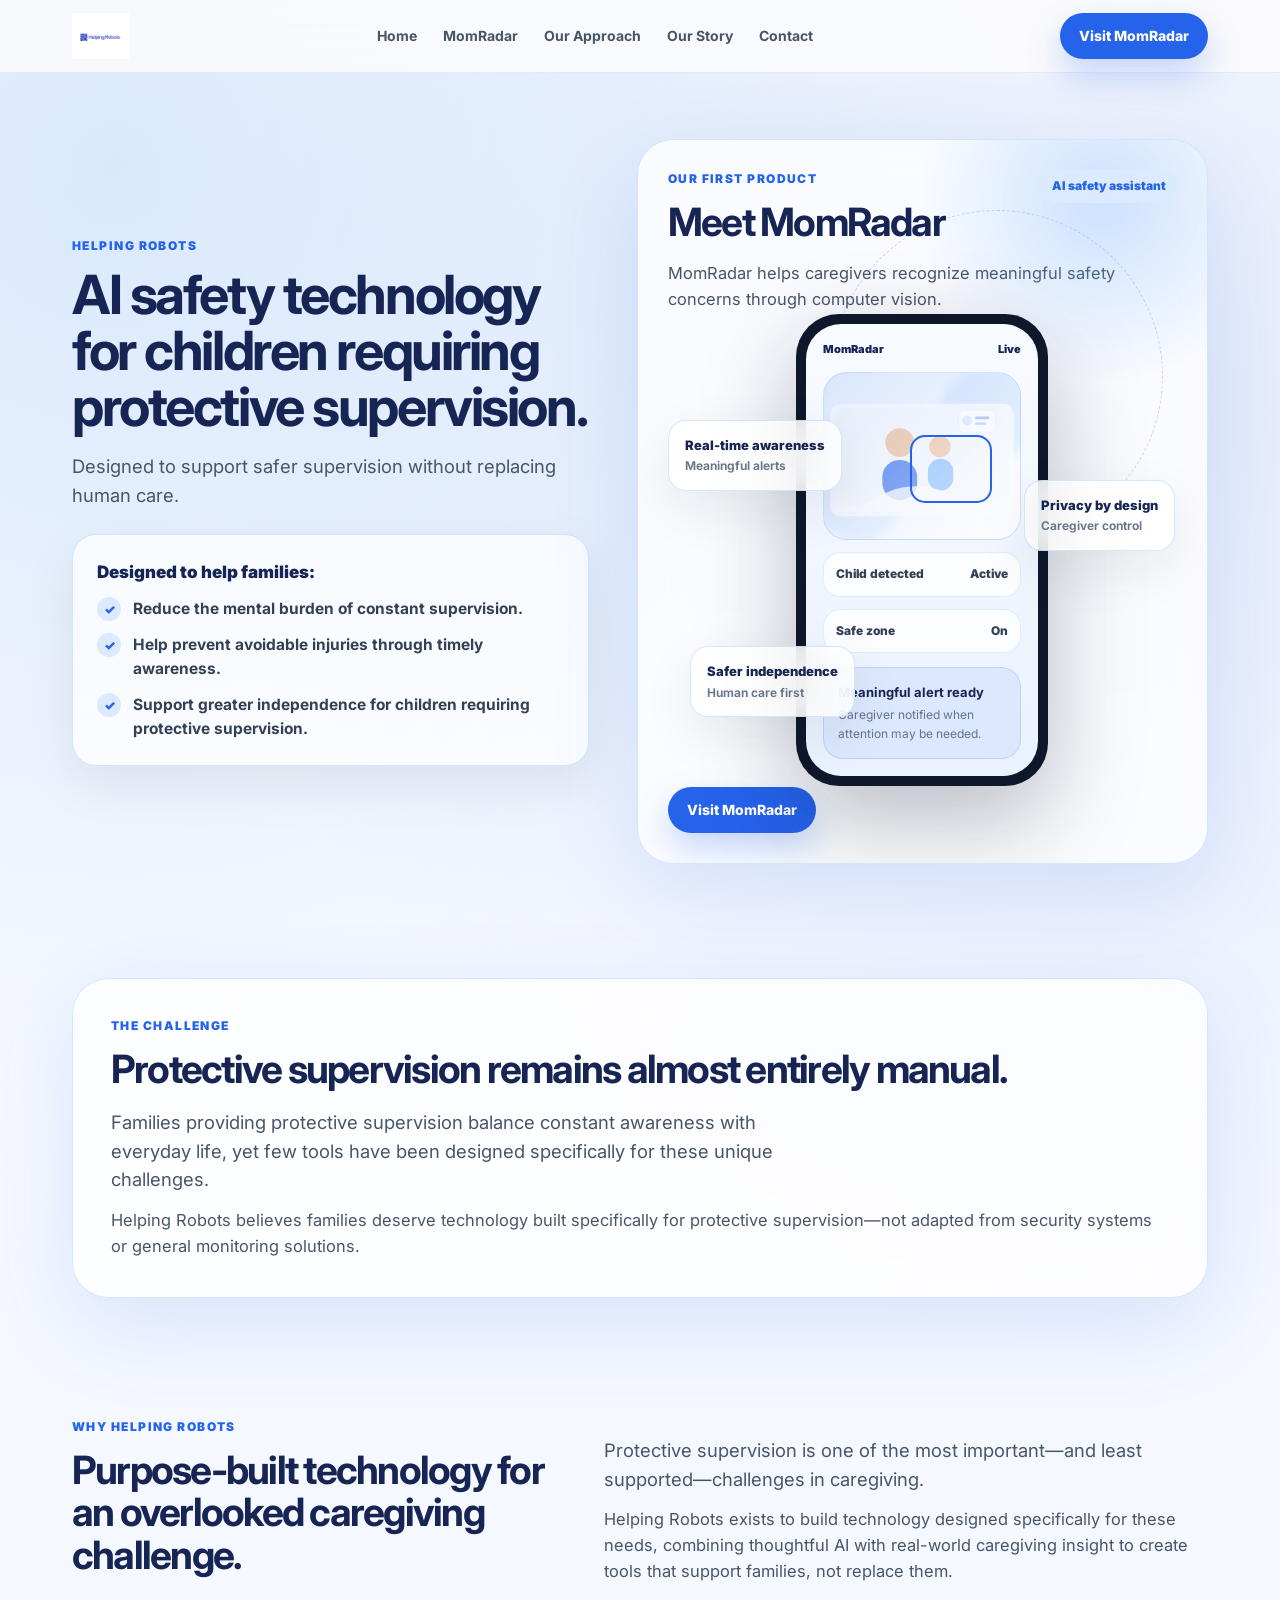
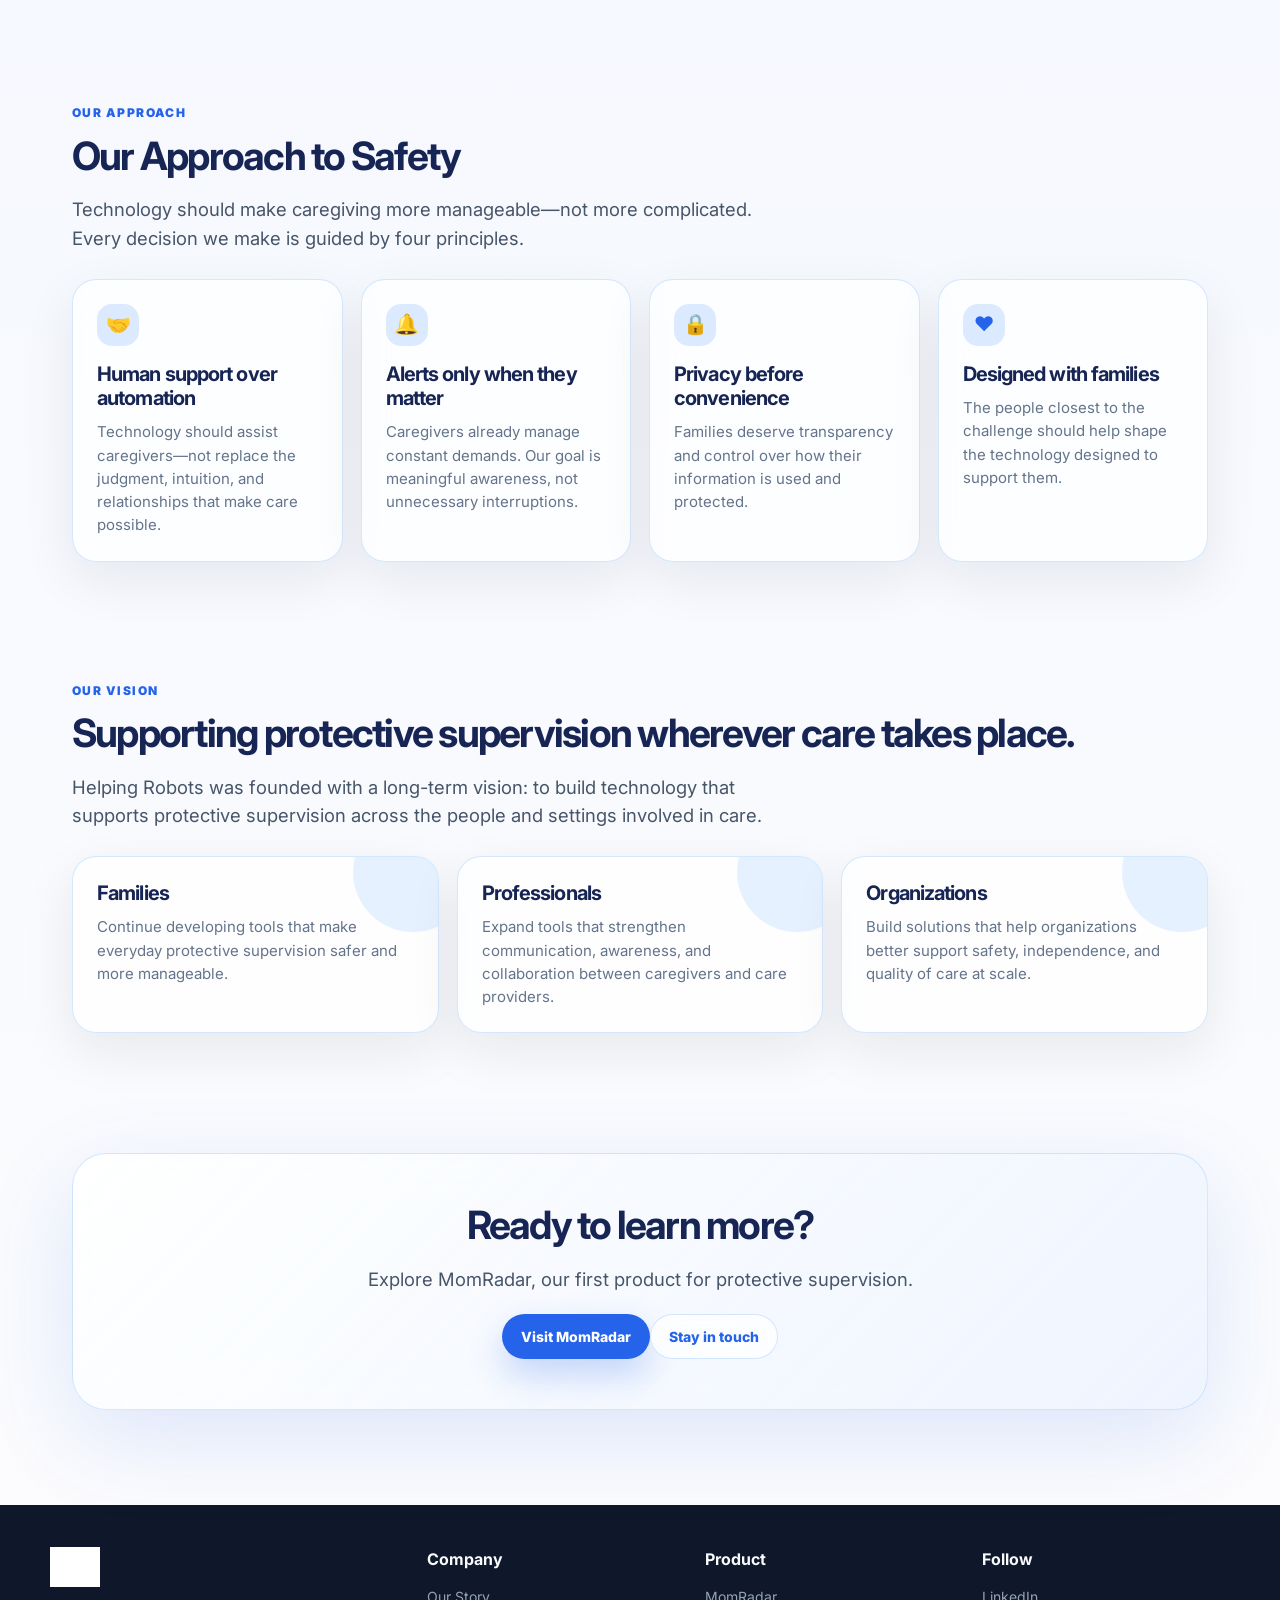
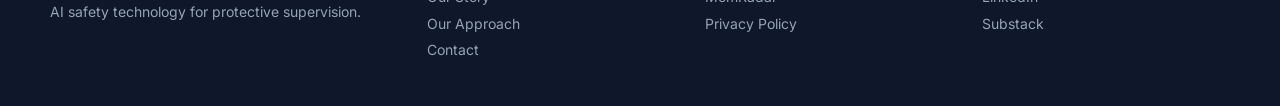
<file: index.html>
<!doctype html>
<html lang="en">
<head>
  <meta charset="utf-8">
  <meta name="viewport" content="width=device-width,initial-scale=1">
  <title>Helping Robots</title>
  <meta name="description" content="AI safety technology for children requiring protective supervision.">
  <link rel="icon" type="image/png" href="images/favicon.png">
  <link rel="apple-touch-icon" href="images/favicon.png">
  <link rel="stylesheet" href="css/style.css">
</head>
<body>
<header class="nav-wrap">
  <div class="nav">
    <a class="brand" href="index.html" aria-label="Helping Robots home">
      <img src="images/helping-robots-logo.png" alt="Helping Robots">
    </a>
    <nav class="nav-links">
      <a href="index.html">Home</a>
      <a href="momradar.html">MomRadar</a>
      <a href="approach.html">Our Approach</a>
      <a href="story.html">Our Story</a>
      <a href="contact.html">Contact</a>
    </nav>
    <a class="btn btn-primary" href="momradar.html">Visit MomRadar</a>
  </div>
</header>
<main>
  <section class="section hero">
    <div class="hero-grid">
      <div class="reveal">
        <div class="kicker">Helping Robots</div>
        <h1>AI safety technology for children requiring protective supervision.</h1>
        <p class="lead">Designed to support safer supervision without replacing human care.</p>

        <div class="impact-list">
          <div class="impact-title">Designed to help families:</div>
          <div class="checkline"><span class="check">✓</span><span>Reduce the mental burden of constant supervision.</span></div>
          <div class="checkline"><span class="check">✓</span><span>Help prevent avoidable injuries through timely awareness.</span></div>
          <div class="checkline"><span class="check">✓</span><span>Support greater independence for children requiring protective supervision.</span></div>
        </div>
      </div>

      <div class="glass hero-product reveal">
        <div class="product-head">
          <div>
            <div class="kicker">Our first product</div>
            <h2>Meet MomRadar</h2>
          </div>
          <span class="product-badge">AI safety assistant</span>
        </div>
        <p class="copy">MomRadar helps caregivers recognize meaningful safety concerns through computer vision.</p>

        <div class="phone-stage">
          <div class="float-card float-a">Real-time awareness<span>Meaningful alerts</span></div>
          <div class="float-card float-b">Privacy by design<span>Caregiver control</span></div>
          <div class="float-card float-c">Safer independence<span>Human care first</span></div>

          <div class="phone" aria-label="MomRadar app preview">
            <div class="phone-screen">
              <div class="phone-bar"><span>MomRadar</span><span>Live</span></div>
              <div class="live-view"><div class="detect-box"></div></div>
              <div class="status-row"><span>Child detected</span><span>Active</span></div>
              <div class="status-row"><span>Safe zone</span><span>On</span></div>
              <div class="alert-card"><strong>Meaningful alert ready</strong><span>Caregiver notified when attention may be needed.</span></div>
            </div>
          </div>
        </div>

        <a class="btn btn-primary" href="momradar.html">Visit MomRadar</a>
      </div>
    </div>
  </section>

  <section class="section reveal">
    <div class="glass section-card">
      <div class="kicker">The challenge</div>
      <h2>Protective supervision remains almost entirely manual.</h2>
      <p class="lead">Families providing protective supervision balance constant awareness with everyday life, yet few tools have been designed specifically for these unique challenges.</p>
      <p class="copy">Helping Robots believes families deserve technology built specifically for protective supervision—not adapted from security systems or general monitoring solutions.</p>
    </div>
  </section>

  <section class="section reveal">
    <div class="split">
      <div>
        <div class="kicker">Why Helping Robots</div>
        <h2>Purpose-built technology for an overlooked caregiving challenge.</h2>
      </div>
      <div>
        <p class="lead">Protective supervision is one of the most important—and least supported—challenges in caregiving.</p>
        <p class="copy">Helping Robots exists to build technology designed specifically for these needs, combining thoughtful AI with real-world caregiving insight to create tools that support families, not replace them.</p>
      </div>
    </div>
  </section>

  <section class="section reveal">
    <div class="kicker">Our approach</div>
    <h2>Our Approach to Safety</h2>
    <p class="lead">Technology should make caregiving more manageable—not more complicated. Every decision we make is guided by four principles.</p>

    <div class="cards">
      <div class="card"><div class="card-icon">🤝</div><h3>Human support over automation</h3><p>Technology should assist caregivers—not replace the judgment, intuition, and relationships that make care possible.</p></div>
      <div class="card"><div class="card-icon">🔔</div><h3>Alerts only when they matter</h3><p>Caregivers already manage constant demands. Our goal is meaningful awareness, not unnecessary interruptions.</p></div>
      <div class="card"><div class="card-icon">🔒</div><h3>Privacy before convenience</h3><p>Families deserve transparency and control over how their information is used and protected.</p></div>
      <div class="card"><div class="card-icon">❤️</div><h3>Designed with families</h3><p>The people closest to the challenge should help shape the technology designed to support them.</p></div>
    </div>
  </section>

  <section class="section reveal">
    <div class="kicker">Our vision</div>
    <h2>Supporting protective supervision wherever care takes place.</h2>
    <p class="lead">Helping Robots was founded with a long-term vision: to build technology that supports protective supervision across the people and settings involved in care.</p>

    <div class="cards cards3">
      <div class="card vision-card"><h3>Families</h3><p>Continue developing tools that make everyday protective supervision safer and more manageable.</p></div>
      <div class="card vision-card"><h3>Professionals</h3><p>Expand tools that strengthen communication, awareness, and collaboration between caregivers and care providers.</p></div>
      <div class="card vision-card"><h3>Organizations</h3><p>Build solutions that help organizations better support safety, independence, and quality of care at scale.</p></div>
    </div>
  </section>

  <section class="section reveal">
    <div class="cta-panel">
      <h2>Ready to learn more?</h2>
      <p class="lead" style="margin-left:auto;margin-right:auto">Explore MomRadar, our first product for protective supervision.</p>
      <div style="margin-top:20px"><a class="btn btn-primary" href="momradar.html">Visit MomRadar</a><a class="btn btn-secondary" href="contact.html">Stay in touch</a></div>
    </div>
  </section>
</main>
<footer class="footer">
  <div class="footer-inner">
    <div>
      <div class="footer-logo"><img src="images/helping-robots-logo.png" alt="Helping Robots"></div>
      <p>AI safety technology for protective supervision.</p>
    </div>
    <div>
      <h4>Company</h4>
      <a href="story.html">Our Story</a>
      <a href="approach.html">Our Approach</a>
      <a href="contact.html">Contact</a>
    </div>
    <div>
      <h4>Product</h4>
      <a href="momradar.html">MomRadar</a>
      <a href="privacy.html">Privacy Policy</a>
    </div>
    <div>
      <h4>Follow</h4>
      <a href="https://www.linkedin.com/company/helping-robots/">LinkedIn</a>
      <a href="https://helpingrobots.substack.com/">Substack</a>
    </div>
  </div>
</footer>
<script src="js/script.js"></script>
</body>
</html>
</file>
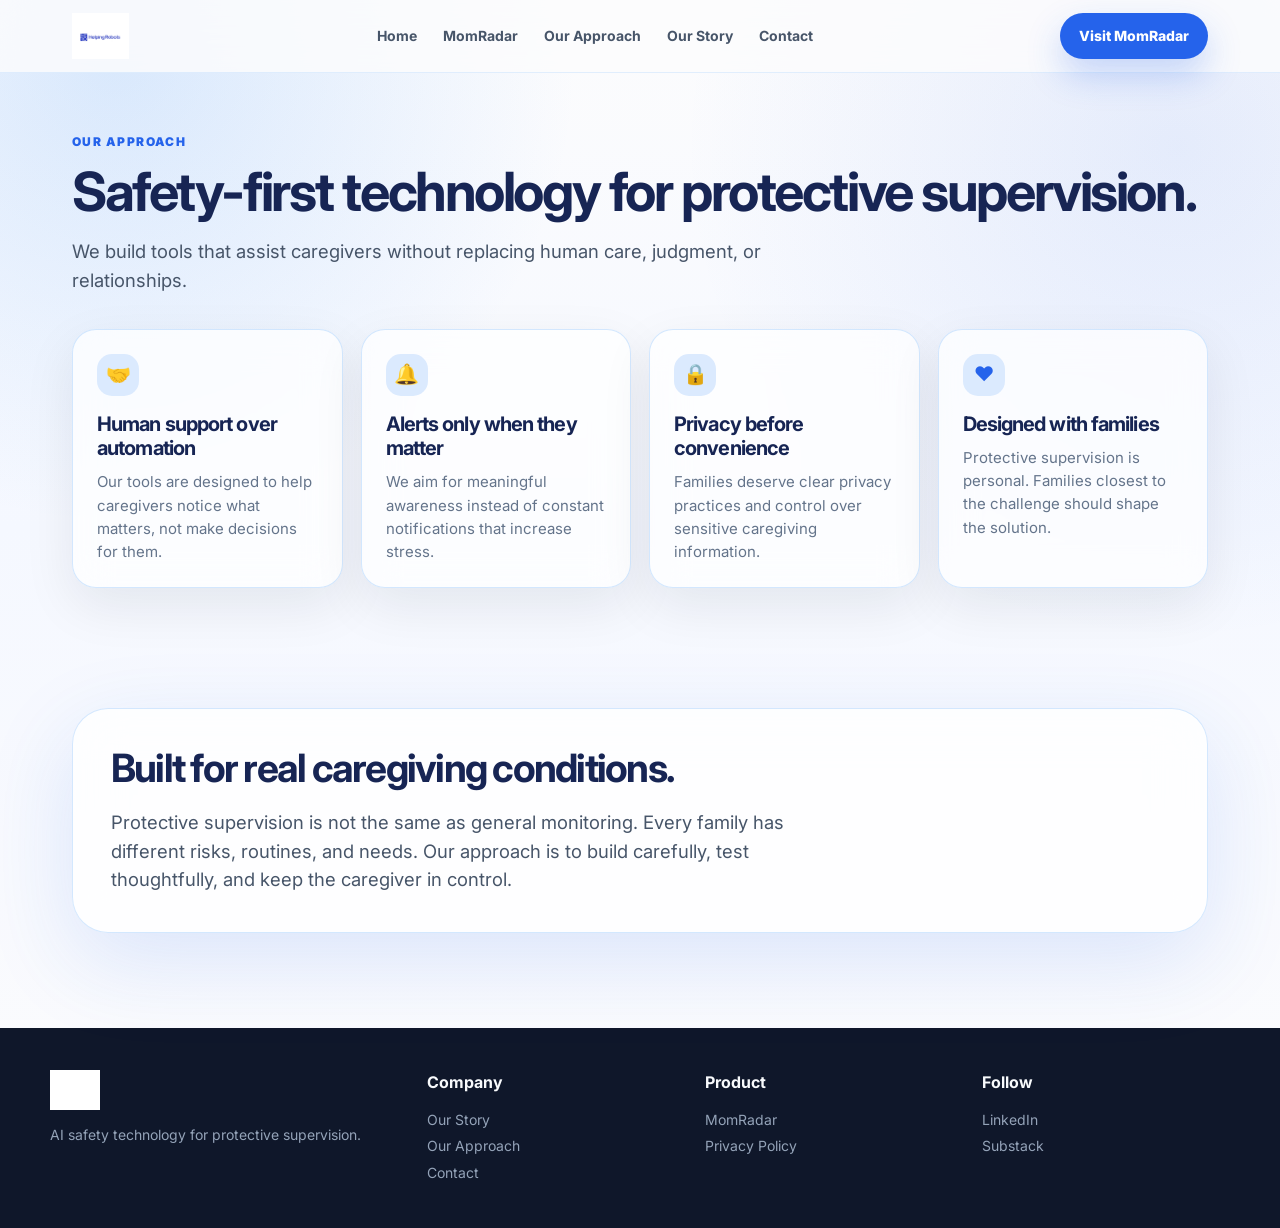
<file: approach.html>
<!doctype html>
<html lang="en">
<head>
  <meta charset="utf-8">
  <meta name="viewport" content="width=device-width,initial-scale=1">
  <title>Our Approach — Helping Robots</title>
  <meta name="description" content="Helping Robots' approach to safety-first technology for protective supervision.">
  <link rel="icon" type="image/png" href="images/favicon.png">
  <link rel="apple-touch-icon" href="images/favicon.png">
  <link rel="stylesheet" href="css/style.css">
</head>
<body>
<header class="nav-wrap">
  <div class="nav">
    <a class="brand" href="index.html" aria-label="Helping Robots home">
      <img src="images/helping-robots-logo.png" alt="Helping Robots">
    </a>
    <nav class="nav-links">
      <a href="index.html">Home</a>
      <a href="momradar.html">MomRadar</a>
      <a href="approach.html">Our Approach</a>
      <a href="story.html">Our Story</a>
      <a href="contact.html">Contact</a>
    </nav>
    <a class="btn btn-primary" href="momradar.html">Visit MomRadar</a>
  </div>
</header>
<main>
  <section class="section reveal">
    <div class="kicker">Our Approach</div>
    <h1>Safety-first technology for protective supervision.</h1>
    <p class="lead">We build tools that assist caregivers without replacing human care, judgment, or relationships.</p>

    <div class="cards" style="margin-top:34px">
      <div class="card"><div class="card-icon">🤝</div><h3>Human support over automation</h3><p>Our tools are designed to help caregivers notice what matters, not make decisions for them.</p></div>
      <div class="card"><div class="card-icon">🔔</div><h3>Alerts only when they matter</h3><p>We aim for meaningful awareness instead of constant notifications that increase stress.</p></div>
      <div class="card"><div class="card-icon">🔒</div><h3>Privacy before convenience</h3><p>Families deserve clear privacy practices and control over sensitive caregiving information.</p></div>
      <div class="card"><div class="card-icon">❤️</div><h3>Designed with families</h3><p>Protective supervision is personal. Families closest to the challenge should shape the solution.</p></div>
    </div>
  </section>

  <section class="section reveal">
    <div class="glass section-card">
      <h2>Built for real caregiving conditions.</h2>
      <p class="lead">Protective supervision is not the same as general monitoring. Every family has different risks, routines, and needs. Our approach is to build carefully, test thoughtfully, and keep the caregiver in control.</p>
    </div>
  </section>
</main>
<footer class="footer">
  <div class="footer-inner">
    <div>
      <div class="footer-logo"><img src="images/helping-robots-logo.png" alt="Helping Robots"></div>
      <p>AI safety technology for protective supervision.</p>
    </div>
    <div>
      <h4>Company</h4>
      <a href="story.html">Our Story</a>
      <a href="approach.html">Our Approach</a>
      <a href="contact.html">Contact</a>
    </div>
    <div>
      <h4>Product</h4>
      <a href="momradar.html">MomRadar</a>
      <a href="privacy.html">Privacy Policy</a>
    </div>
    <div>
      <h4>Follow</h4>
      <a href="https://www.linkedin.com/company/helping-robots/">LinkedIn</a>
      <a href="https://helpingrobots.substack.com/">Substack</a>
    </div>
  </div>
</footer>
<script src="js/script.js"></script>
</body>
</html>
</file>
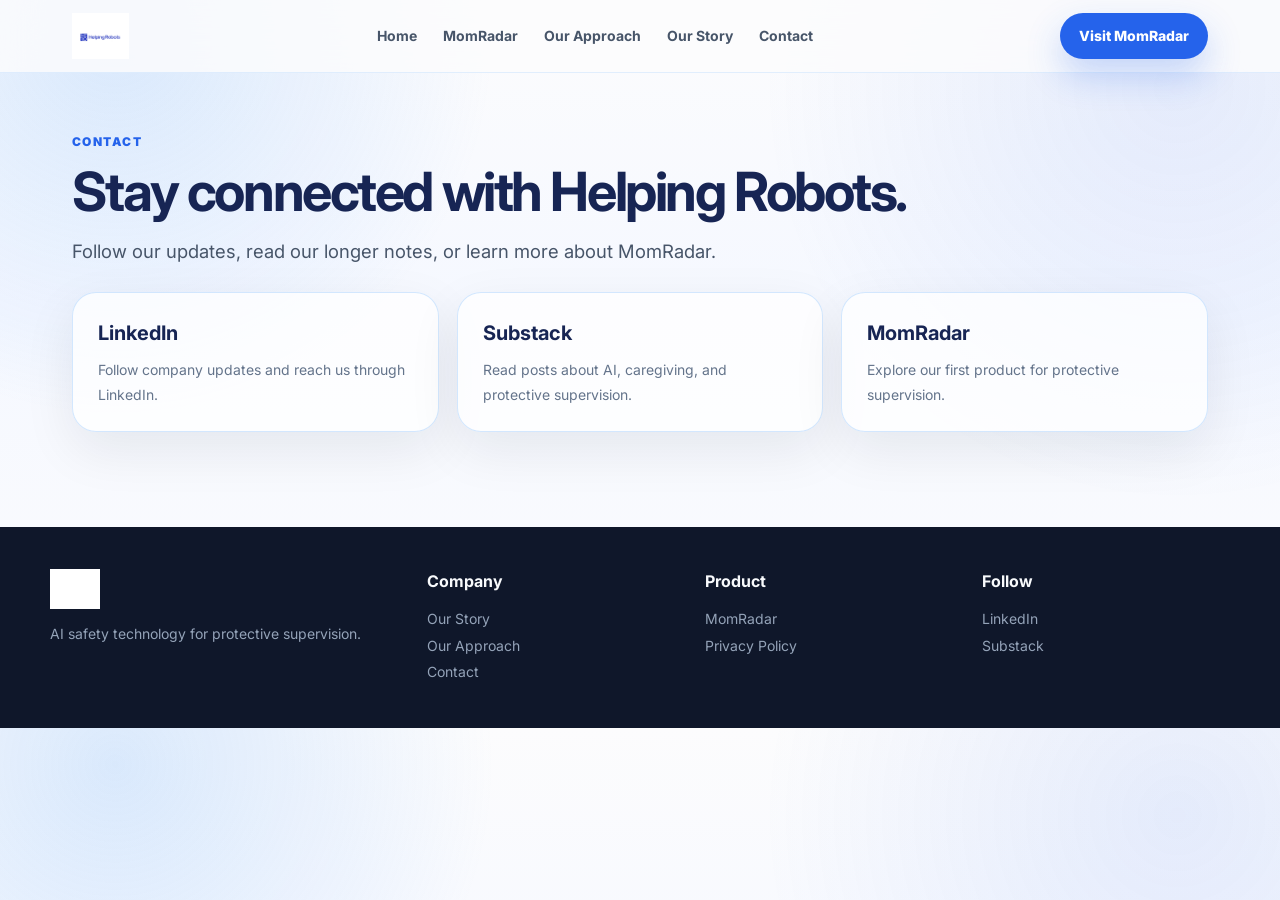
<file: contact.html>
<!doctype html>
<html lang="en">
<head>
  <meta charset="utf-8">
  <meta name="viewport" content="width=device-width,initial-scale=1">
  <title>Contact — Helping Robots</title>
  <meta name="description" content="Stay connected with Helping Robots through LinkedIn and Substack.">
  <link rel="icon" type="image/png" href="images/favicon.png">
  <link rel="apple-touch-icon" href="images/favicon.png">
  <link rel="stylesheet" href="css/style.css">
</head>
<body>
<header class="nav-wrap">
  <div class="nav">
    <a class="brand" href="index.html" aria-label="Helping Robots home">
      <img src="images/helping-robots-logo.png" alt="Helping Robots">
    </a>
    <nav class="nav-links">
      <a href="index.html">Home</a>
      <a href="momradar.html">MomRadar</a>
      <a href="approach.html">Our Approach</a>
      <a href="story.html">Our Story</a>
      <a href="contact.html">Contact</a>
    </nav>
    <a class="btn btn-primary" href="momradar.html">Visit MomRadar</a>
  </div>
</header>
<main>
  <section class="section reveal">
    <div class="kicker">Contact</div>
    <h1>Stay connected with Helping Robots.</h1>
    <p class="lead">Follow our updates, read our longer notes, or learn more about MomRadar.</p>

    <div class="link-grid">
      <a class="link-card" href="https://www.linkedin.com/company/helping-robots/"><strong>LinkedIn</strong><span class="tiny">Follow company updates and reach us through LinkedIn.</span></a>
      <a class="link-card" href="https://helpingrobots.substack.com/"><strong>Substack</strong><span class="tiny">Read posts about AI, caregiving, and protective supervision.</span></a>
      <a class="link-card" href="momradar.html"><strong>MomRadar</strong><span class="tiny">Explore our first product for protective supervision.</span></a>
    </div>
  </section>
</main>
<footer class="footer">
  <div class="footer-inner">
    <div>
      <div class="footer-logo"><img src="images/helping-robots-logo.png" alt="Helping Robots"></div>
      <p>AI safety technology for protective supervision.</p>
    </div>
    <div>
      <h4>Company</h4>
      <a href="story.html">Our Story</a>
      <a href="approach.html">Our Approach</a>
      <a href="contact.html">Contact</a>
    </div>
    <div>
      <h4>Product</h4>
      <a href="momradar.html">MomRadar</a>
      <a href="privacy.html">Privacy Policy</a>
    </div>
    <div>
      <h4>Follow</h4>
      <a href="https://www.linkedin.com/company/helping-robots/">LinkedIn</a>
      <a href="https://helpingrobots.substack.com/">Substack</a>
    </div>
  </div>
</footer>
<script src="js/script.js"></script>
</body>
</html>
</file>
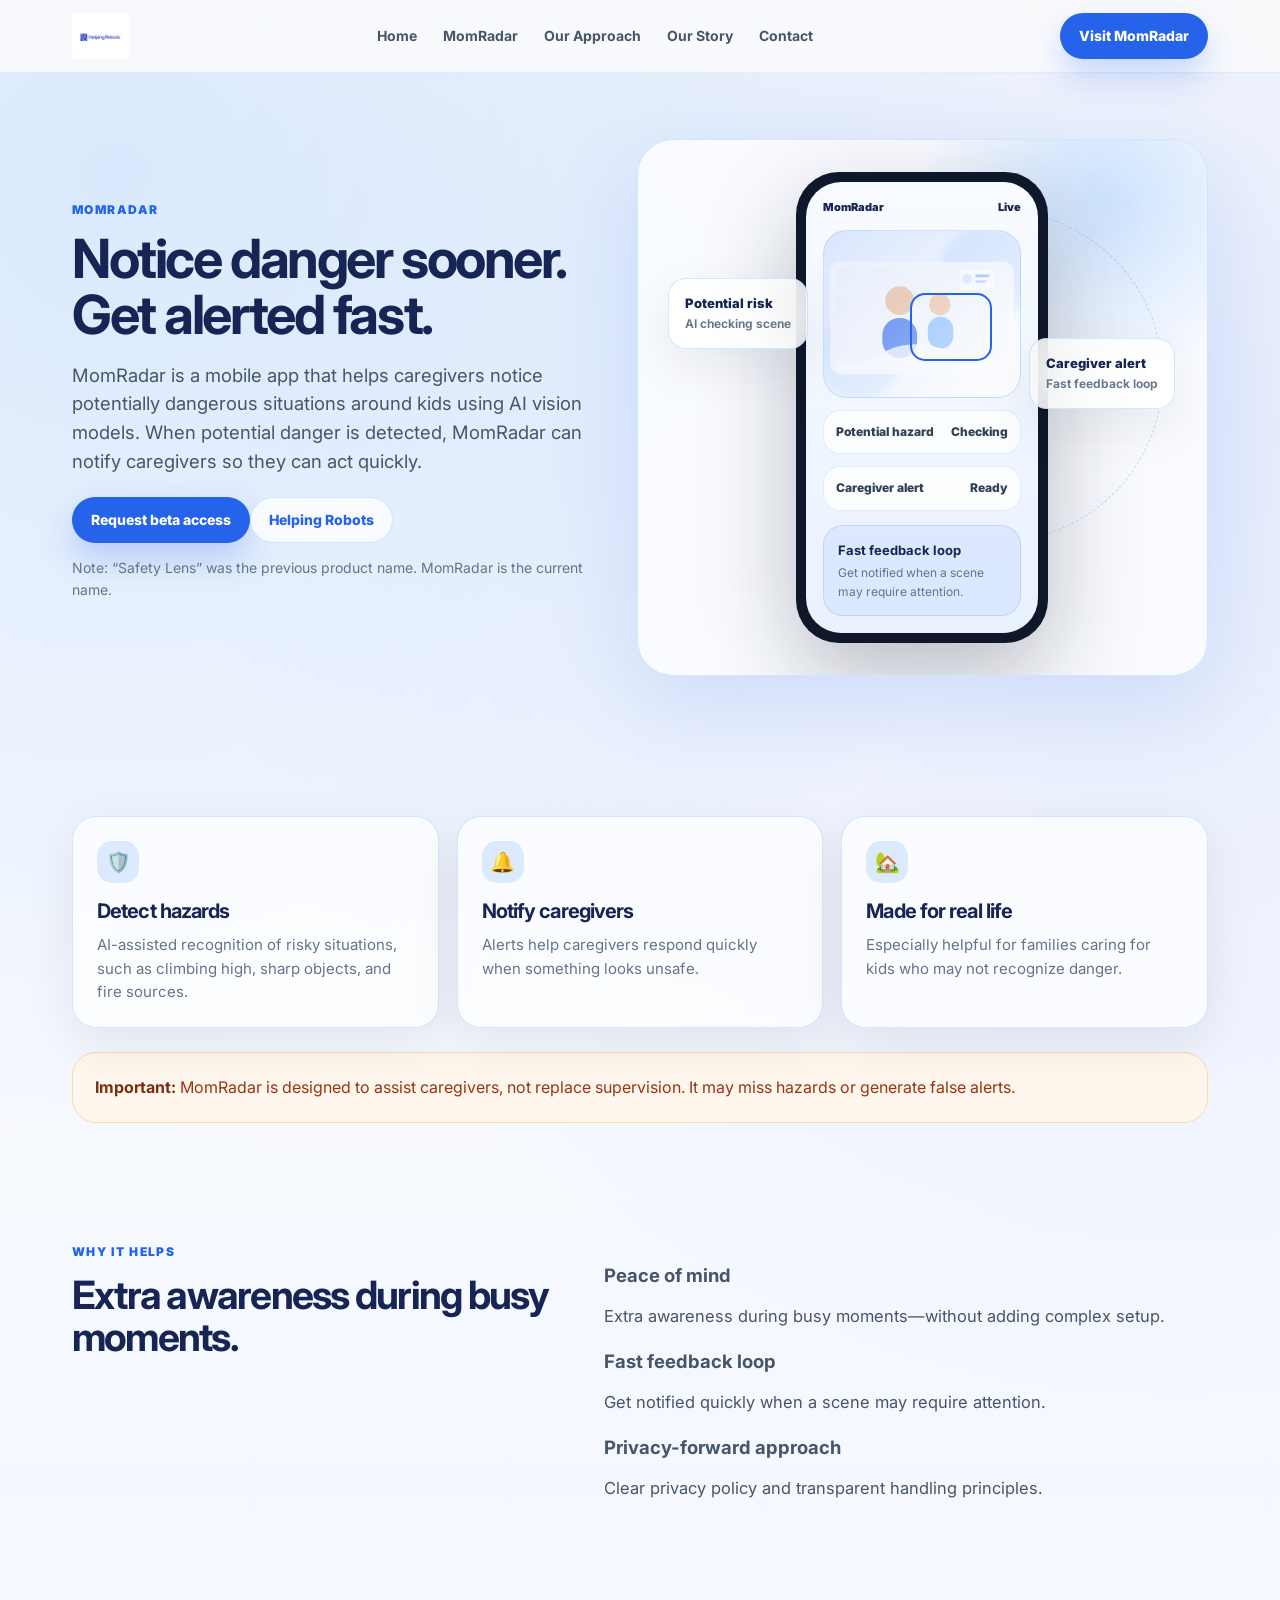
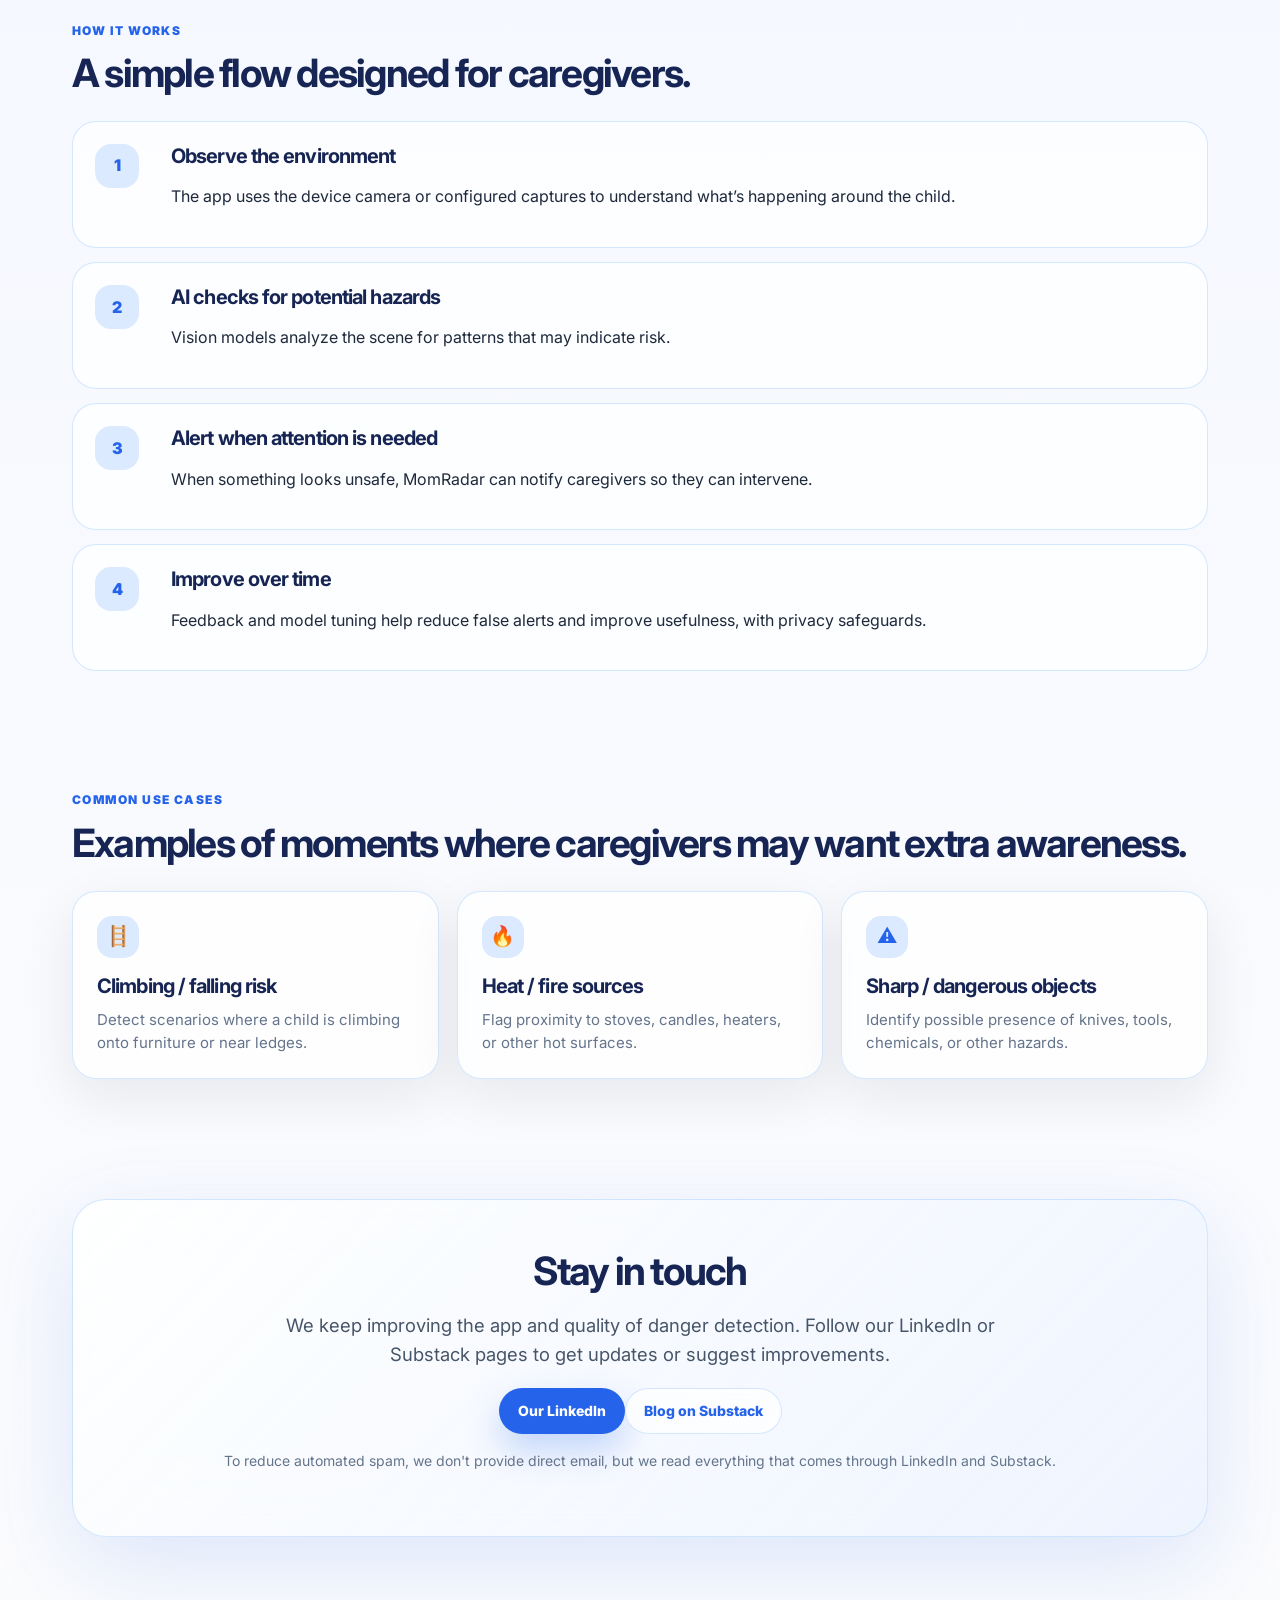
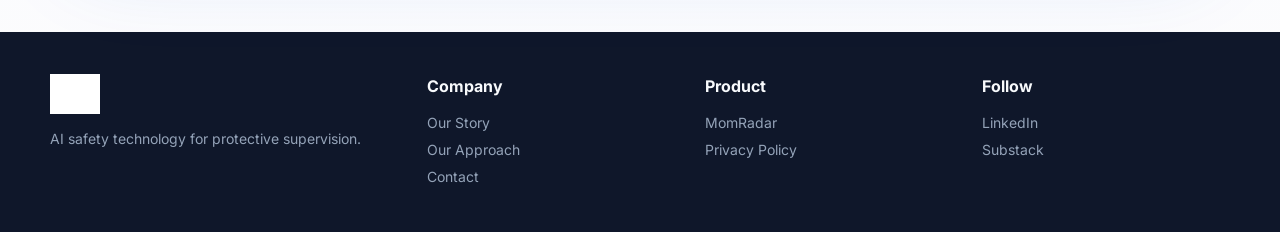
<file: momradar.html>
<!doctype html>
<html lang="en">
<head>
  <meta charset="utf-8">
  <meta name="viewport" content="width=device-width,initial-scale=1">
  <title>MomRadar — AI Safety Alerts for Caregivers</title>
  <meta name="description" content="MomRadar helps caregivers notice potentially dangerous situations around kids using AI vision models.">
  <link rel="icon" type="image/png" href="images/favicon.png">
  <link rel="apple-touch-icon" href="images/favicon.png">
  <link rel="stylesheet" href="css/style.css">
</head>
<body>
<header class="nav-wrap">
  <div class="nav">
    <a class="brand" href="index.html" aria-label="Helping Robots home">
      <img src="images/helping-robots-logo.png" alt="Helping Robots">
    </a>
    <nav class="nav-links">
      <a href="index.html">Home</a>
      <a href="momradar.html">MomRadar</a>
      <a href="approach.html">Our Approach</a>
      <a href="story.html">Our Story</a>
      <a href="contact.html">Contact</a>
    </nav>
    <a class="btn btn-primary" href="momradar.html">Visit MomRadar</a>
  </div>
</header>
<main>
  <section class="section hero">
    <div class="hero-grid">
      <div class="reveal">
        <div class="kicker">MomRadar</div>
        <h1>Notice danger sooner. Get alerted fast.</h1>
        <p class="lead">MomRadar is a mobile app that helps caregivers notice potentially dangerous situations around kids using AI vision models. When potential danger is detected, MomRadar can notify caregivers so they can act quickly.</p>
        <div style="margin-top:22px"><a class="btn btn-primary" href="https://www.linkedin.com/company/helping-robots/">Request beta access</a><a class="btn btn-secondary" href="index.html">Helping Robots</a></div>
        <p class="tiny" style="margin-top:14px">Note: “Safety Lens” was the previous product name. MomRadar is the current name.</p>
      </div>

      <div class="glass hero-product reveal">
        <div class="phone-stage">
          <div class="float-card float-a">Potential risk<span>AI checking scene</span></div>
          <div class="float-card float-b">Caregiver alert<span>Fast feedback loop</span></div>
          <div class="phone" aria-label="MomRadar app preview">
            <div class="phone-screen">
              <div class="phone-bar"><span>MomRadar</span><span>Live</span></div>
              <div class="live-view"><div class="detect-box"></div></div>
              <div class="status-row"><span>Potential hazard</span><span>Checking</span></div>
              <div class="status-row"><span>Caregiver alert</span><span>Ready</span></div>
              <div class="alert-card"><strong>Fast feedback loop</strong><span>Get notified when a scene may require attention.</span></div>
            </div>
          </div>
        </div>
      </div>
    </div>
  </section>

  <section class="section reveal">
    <div class="feature-grid">
      <div class="card"><div class="card-icon">🛡️</div><h3>Detect hazards</h3><p>AI-assisted recognition of risky situations, such as climbing high, sharp objects, and fire sources.</p></div>
      <div class="card"><div class="card-icon">🔔</div><h3>Notify caregivers</h3><p>Alerts help caregivers respond quickly when something looks unsafe.</p></div>
      <div class="card"><div class="card-icon">🏡</div><h3>Made for real life</h3><p>Especially helpful for families caring for kids who may not recognize danger.</p></div>
    </div>
    <div class="notice"><strong>Important:</strong> MomRadar is designed to assist caregivers, not replace supervision. It may miss hazards or generate false alerts.</div>
  </section>

  <section class="section reveal">
    <div class="split">
      <div>
        <div class="kicker">Why it helps</div>
        <h2>Extra awareness during busy moments.</h2>
      </div>
      <div>
        <p class="lead"><strong>Peace of mind</strong></p>
        <p class="copy">Extra awareness during busy moments—without adding complex setup.</p>
        <p class="lead"><strong>Fast feedback loop</strong></p>
        <p class="copy">Get notified quickly when a scene may require attention.</p>
        <p class="lead"><strong>Privacy-forward approach</strong></p>
        <p class="copy">Clear privacy policy and transparent handling principles.</p>
      </div>
    </div>
  </section>

  <section class="section reveal">
    <div class="kicker">How it works</div>
    <h2>A simple flow designed for caregivers.</h2>
    <div class="flow">
      <div class="flow-item"><div class="flow-num">1</div><div><h3>Observe the environment</h3><p>The app uses the device camera or configured captures to understand what’s happening around the child.</p></div></div>
      <div class="flow-item"><div class="flow-num">2</div><div><h3>AI checks for potential hazards</h3><p>Vision models analyze the scene for patterns that may indicate risk.</p></div></div>
      <div class="flow-item"><div class="flow-num">3</div><div><h3>Alert when attention is needed</h3><p>When something looks unsafe, MomRadar can notify caregivers so they can intervene.</p></div></div>
      <div class="flow-item"><div class="flow-num">4</div><div><h3>Improve over time</h3><p>Feedback and model tuning help reduce false alerts and improve usefulness, with privacy safeguards.</p></div></div>
    </div>
  </section>

  <section class="section reveal">
    <div class="kicker">Common use cases</div>
    <h2>Examples of moments where caregivers may want extra awareness.</h2>
    <div class="cards cards3">
      <div class="card"><div class="card-icon">🪜</div><h3>Climbing / falling risk</h3><p>Detect scenarios where a child is climbing onto furniture or near ledges.</p></div>
      <div class="card"><div class="card-icon">🔥</div><h3>Heat / fire sources</h3><p>Flag proximity to stoves, candles, heaters, or other hot surfaces.</p></div>
      <div class="card"><div class="card-icon">⚠️</div><h3>Sharp / dangerous objects</h3><p>Identify possible presence of knives, tools, chemicals, or other hazards.</p></div>
    </div>
  </section>

  <section class="section reveal">
    <div class="cta-panel">
      <h2>Stay in touch</h2>
      <p class="lead" style="margin-left:auto;margin-right:auto">We keep improving the app and quality of danger detection. Follow our LinkedIn or Substack pages to get updates or suggest improvements.</p>
      <div style="margin-top:20px"><a class="btn btn-primary" href="https://www.linkedin.com/company/helping-robots/">Our LinkedIn</a><a class="btn btn-secondary" href="https://helpingrobots.substack.com/">Blog on Substack</a></div>
      <p class="tiny" style="margin-top:16px">To reduce automated spam, we don't provide direct email, but we read everything that comes through LinkedIn and Substack.</p>
    </div>
  </section>
</main>
<footer class="footer">
  <div class="footer-inner">
    <div>
      <div class="footer-logo"><img src="images/helping-robots-logo.png" alt="Helping Robots"></div>
      <p>AI safety technology for protective supervision.</p>
    </div>
    <div>
      <h4>Company</h4>
      <a href="story.html">Our Story</a>
      <a href="approach.html">Our Approach</a>
      <a href="contact.html">Contact</a>
    </div>
    <div>
      <h4>Product</h4>
      <a href="momradar.html">MomRadar</a>
      <a href="privacy.html">Privacy Policy</a>
    </div>
    <div>
      <h4>Follow</h4>
      <a href="https://www.linkedin.com/company/helping-robots/">LinkedIn</a>
      <a href="https://helpingrobots.substack.com/">Substack</a>
    </div>
  </div>
</footer>
<script src="js/script.js"></script>
</body>
</html>
</file>
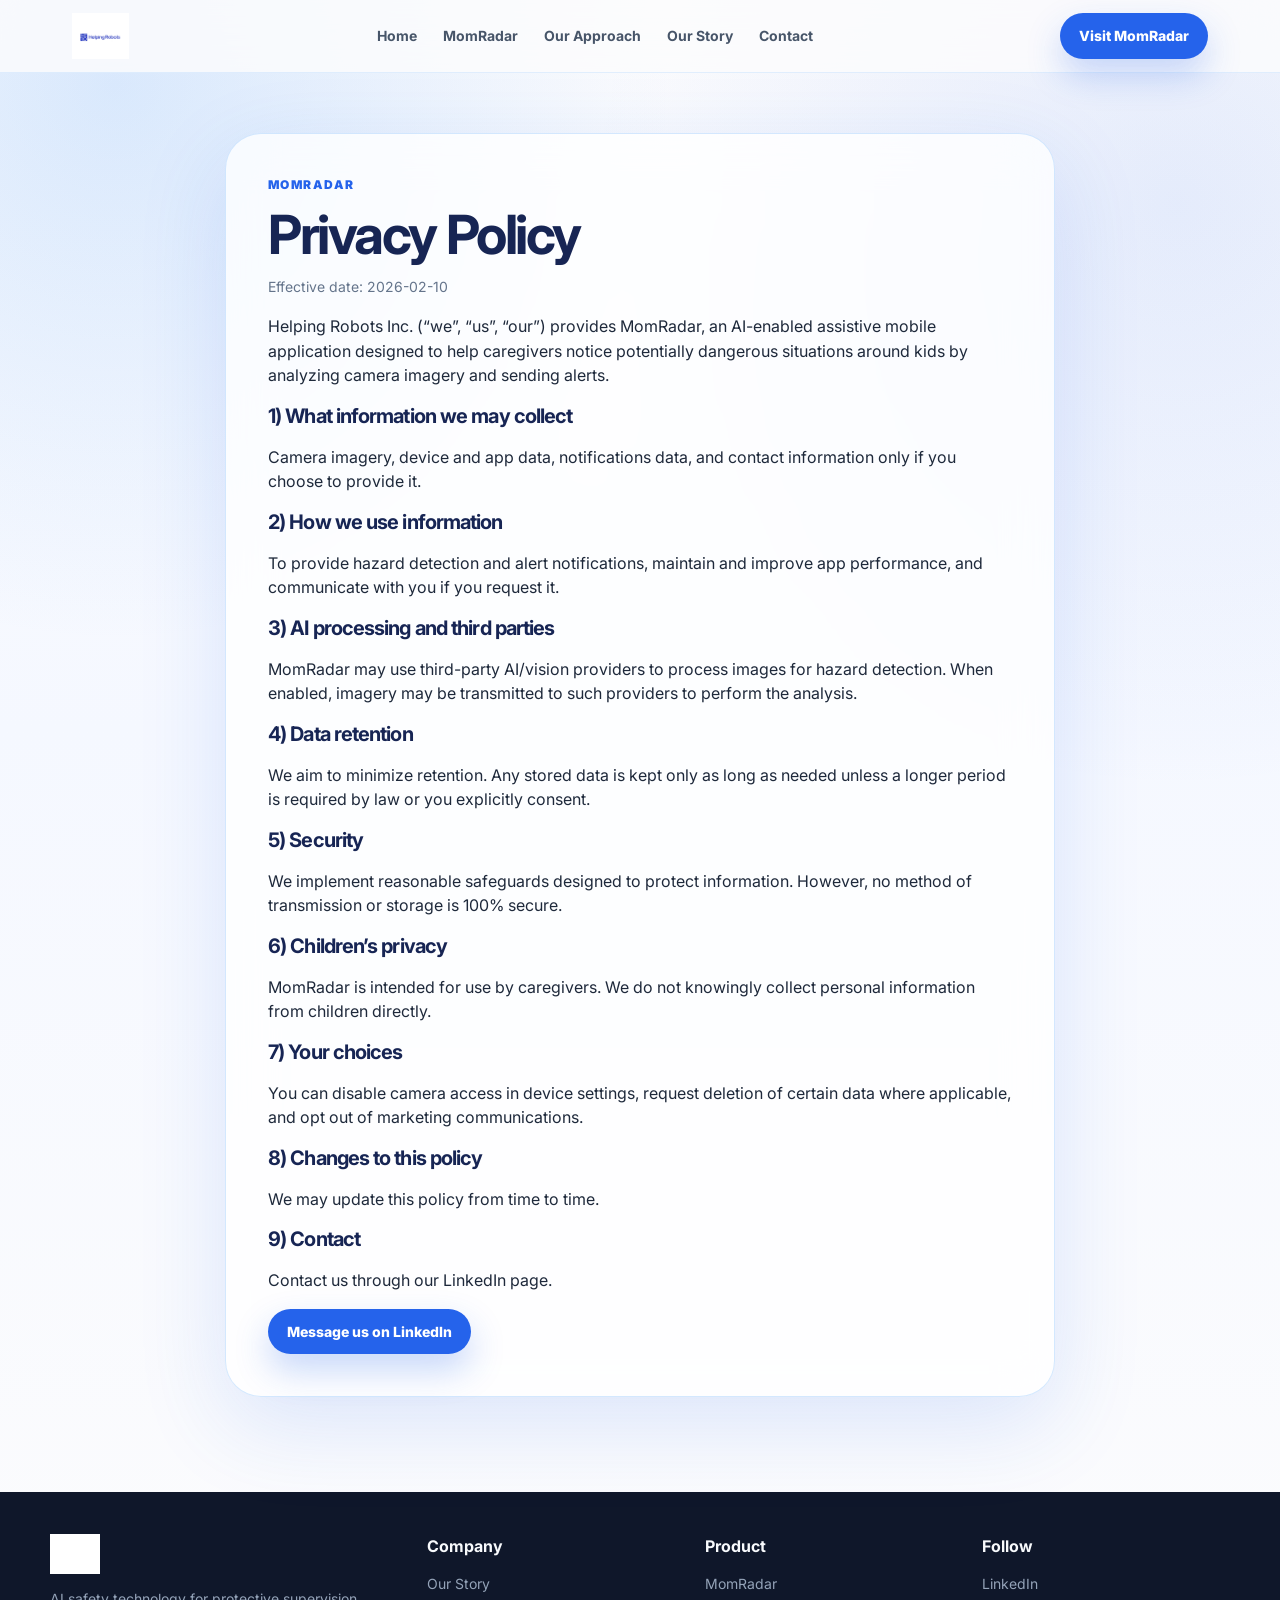
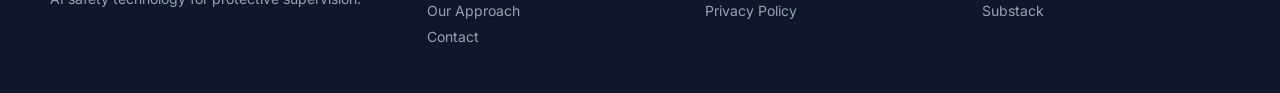
<file: privacy.html>
<!doctype html>
<html lang="en">
<head>
  <meta charset="utf-8">
  <meta name="viewport" content="width=device-width,initial-scale=1">
  <title>Privacy Policy — MomRadar</title>
  <meta name="description" content="MomRadar privacy policy.">
  <link rel="icon" type="image/png" href="images/favicon.png">
  <link rel="apple-touch-icon" href="images/favicon.png">
  <link rel="stylesheet" href="css/style.css">
</head>
<body>
<header class="nav-wrap">
  <div class="nav">
    <a class="brand" href="index.html" aria-label="Helping Robots home">
      <img src="images/helping-robots-logo.png" alt="Helping Robots">
    </a>
    <nav class="nav-links">
      <a href="index.html">Home</a>
      <a href="momradar.html">MomRadar</a>
      <a href="approach.html">Our Approach</a>
      <a href="story.html">Our Story</a>
      <a href="contact.html">Contact</a>
    </nav>
    <a class="btn btn-primary" href="momradar.html">Visit MomRadar</a>
  </div>
</header>
<main>
  <section class="section">
    <div class="story-wrap glass story-card reveal">
      <div class="kicker">MomRadar</div>
      <h1>Privacy Policy</h1>
      <p class="tiny">Effective date: 2026-02-10</p>
      <p>Helping Robots Inc. (“we”, “us”, “our”) provides MomRadar, an AI-enabled assistive mobile application designed to help caregivers notice potentially dangerous situations around kids by analyzing camera imagery and sending alerts.</p>
      <h3>1) What information we may collect</h3>
      <p>Camera imagery, device and app data, notifications data, and contact information only if you choose to provide it.</p>
      <h3>2) How we use information</h3>
      <p>To provide hazard detection and alert notifications, maintain and improve app performance, and communicate with you if you request it.</p>
      <h3>3) AI processing and third parties</h3>
      <p>MomRadar may use third-party AI/vision providers to process images for hazard detection. When enabled, imagery may be transmitted to such providers to perform the analysis.</p>
      <h3>4) Data retention</h3>
      <p>We aim to minimize retention. Any stored data is kept only as long as needed unless a longer period is required by law or you explicitly consent.</p>
      <h3>5) Security</h3>
      <p>We implement reasonable safeguards designed to protect information. However, no method of transmission or storage is 100% secure.</p>
      <h3>6) Children’s privacy</h3>
      <p>MomRadar is intended for use by caregivers. We do not knowingly collect personal information from children directly.</p>
      <h3>7) Your choices</h3>
      <p>You can disable camera access in device settings, request deletion of certain data where applicable, and opt out of marketing communications.</p>
      <h3>8) Changes to this policy</h3>
      <p>We may update this policy from time to time.</p>
      <h3>9) Contact</h3>
      <p>Contact us through our LinkedIn page.</p>
      <a class="btn btn-primary" href="https://www.linkedin.com/company/helping-robots/">Message us on LinkedIn</a>
    </div>
  </section>
</main>
<footer class="footer">
  <div class="footer-inner">
    <div>
      <div class="footer-logo"><img src="images/helping-robots-logo.png" alt="Helping Robots"></div>
      <p>AI safety technology for protective supervision.</p>
    </div>
    <div>
      <h4>Company</h4>
      <a href="story.html">Our Story</a>
      <a href="approach.html">Our Approach</a>
      <a href="contact.html">Contact</a>
    </div>
    <div>
      <h4>Product</h4>
      <a href="momradar.html">MomRadar</a>
      <a href="privacy.html">Privacy Policy</a>
    </div>
    <div>
      <h4>Follow</h4>
      <a href="https://www.linkedin.com/company/helping-robots/">LinkedIn</a>
      <a href="https://helpingrobots.substack.com/">Substack</a>
    </div>
  </div>
</footer>
<script src="js/script.js"></script>
</body>
</html>
</file>
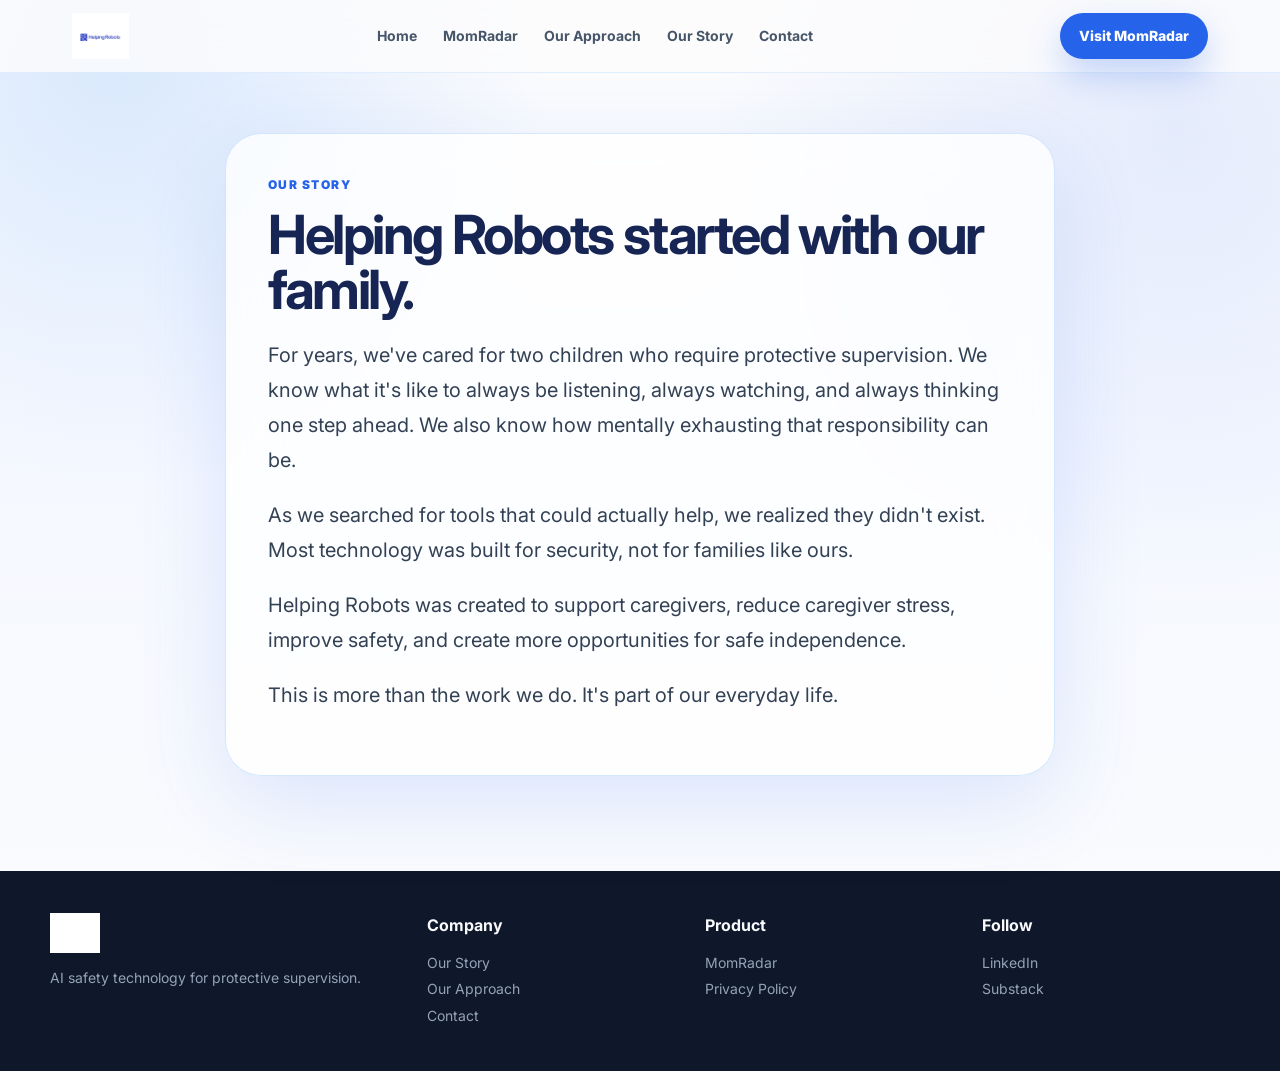
<file: story.html>
<!doctype html>
<html lang="en">
<head>
  <meta charset="utf-8">
  <meta name="viewport" content="width=device-width,initial-scale=1">
  <title>Our Story — Helping Robots</title>
  <meta name="description" content="The family story behind Helping Robots.">
  <link rel="icon" type="image/png" href="images/favicon.png">
  <link rel="apple-touch-icon" href="images/favicon.png">
  <link rel="stylesheet" href="css/style.css">
</head>
<body>
<header class="nav-wrap">
  <div class="nav">
    <a class="brand" href="index.html" aria-label="Helping Robots home">
      <img src="images/helping-robots-logo.png" alt="Helping Robots">
    </a>
    <nav class="nav-links">
      <a href="index.html">Home</a>
      <a href="momradar.html">MomRadar</a>
      <a href="approach.html">Our Approach</a>
      <a href="story.html">Our Story</a>
      <a href="contact.html">Contact</a>
    </nav>
    <a class="btn btn-primary" href="momradar.html">Visit MomRadar</a>
  </div>
</header>
<main class="story-page">
  <section class="section">
    <div class="story-wrap reveal">
      <div class="glass story-card">
        <div class="kicker">Our Story</div>
        <h1>Helping Robots started with our family.</h1>
        <p>For years, we've cared for two children who require protective supervision. We know what it's like to always be listening, always watching, and always thinking one step ahead. We also know how mentally exhausting that responsibility can be.</p>
        <p>As we searched for tools that could actually help, we realized they didn't exist. Most technology was built for security, not for families like ours.</p>
        <p>Helping Robots was created to support caregivers, reduce caregiver stress, improve safety, and create more opportunities for safe independence.</p>
        <p>This is more than the work we do. It's part of our everyday life.</p>
      </div>
    </div>
  </section>
</main>
<footer class="footer">
  <div class="footer-inner">
    <div>
      <div class="footer-logo"><img src="images/helping-robots-logo.png" alt="Helping Robots"></div>
      <p>AI safety technology for protective supervision.</p>
    </div>
    <div>
      <h4>Company</h4>
      <a href="story.html">Our Story</a>
      <a href="approach.html">Our Approach</a>
      <a href="contact.html">Contact</a>
    </div>
    <div>
      <h4>Product</h4>
      <a href="momradar.html">MomRadar</a>
      <a href="privacy.html">Privacy Policy</a>
    </div>
    <div>
      <h4>Follow</h4>
      <a href="https://www.linkedin.com/company/helping-robots/">LinkedIn</a>
      <a href="https://helpingrobots.substack.com/">Substack</a>
    </div>
  </div>
</footer>
<script src="js/script.js"></script>
</body>
</html>
</file>
<file: css/style.css>
@import url('https://fonts.googleapis.com/css2?family=Inter:wght@400;500;600;700;800;900&display=swap');

:root {
  --navy: #172554;
  --ink: #1E293B;
  --muted: #64748B;
  --blue: #2563EB;
  --blue-2: #1D4ED8;
  --sky: #60A5FA;
  --soft-blue: #EAF2FF;
  --pale-blue: #F5F8FF;
  --white: #FCFCFD;
  --glass: rgba(255,255,255,.76);
  --glass-strong: rgba(255,255,255,.9);
  --line: rgba(147,197,253,.40);
  --line-strong: rgba(37,99,235,.18);
  --shadow: 0 28px 90px rgba(37,99,235,.14);
  --shadow-soft: 0 18px 52px rgba(15,23,42,.08);
  --radius-xl: 36px;
  --radius-lg: 26px;
  --radius-md: 18px;
}

* { box-sizing: border-box; }

html { scroll-behavior: smooth; }

body {
  margin: 0;
  font-family: Inter, ui-sans-serif, system-ui, -apple-system, BlinkMacSystemFont, "Segoe UI", sans-serif;
  color: var(--ink);
  background:
    radial-gradient(circle at 9% 5%, rgba(96,165,250,.22), transparent 28%),
    radial-gradient(circle at 92% 12%, rgba(37,99,235,.10), transparent 31%),
    linear-gradient(180deg, #FCFCFD 0%, #F5F8FF 43%, #FCFCFD 100%);
  line-height: 1.55;
  overflow-x: hidden;
}

a { color: inherit; text-decoration: none; }

img { max-width: 100%; display: block; }

.nav-wrap {
  position: sticky;
  top: 0;
  z-index: 100;
  background: rgba(252,252,253,.84);
  backdrop-filter: blur(22px);
  border-bottom: 1px solid rgba(147,197,253,.25);
}

.nav {
  max-width: 1180px;
  margin: auto;
  padding: 13px 22px;
  display: flex;
  align-items: center;
  justify-content: space-between;
  gap: 22px;
}

.brand {
  display: flex;
  align-items: center;
}

.brand img {
  height: 46px;
  width: auto;
}

.nav-links {
  display: flex;
  align-items: center;
  gap: 26px;
  font-size: 14px;
  font-weight: 700;
  color: #475569;
}

.nav-links a:hover { color: var(--blue); }

.btn {
  display: inline-flex;
  align-items: center;
  justify-content: center;
  min-height: 43px;
  padding: 11px 18px;
  border-radius: 999px;
  font-size: 14px;
  font-weight: 800;
  border: 1px solid transparent;
  white-space: nowrap;
  cursor: pointer;
  transition: transform .22s ease, box-shadow .22s ease, background .22s ease;
}

.btn:hover { transform: translateY(-2px); }

.btn-primary {
  background: var(--blue);
  color: white;
  box-shadow: 0 16px 34px rgba(37,99,235,.25);
}

.btn-primary:hover { background: var(--blue-2); }

.btn-secondary {
  background: rgba(255,255,255,.78);
  color: var(--blue);
  border-color: var(--line);
  backdrop-filter: blur(16px);
}

.section {
  max-width: 1180px;
  margin: auto;
  padding: 60px 22px;
}

.hero {
  padding-top: 66px;
  padding-bottom: 54px;
}

.hero-grid {
  display: grid;
  grid-template-columns: minmax(0, .95fr) minmax(410px, 1.05fr);
  gap: 48px;
  align-items: center;
}

.kicker {
  color: var(--blue);
  text-transform: uppercase;
  letter-spacing: .12em;
  font-size: 12px;
  font-weight: 900;
  margin-bottom: 12px;
}

h1, h2, h3 {
  color: var(--navy);
  margin: 0;
  letter-spacing: -0.045em;
}

h1 {
  font-size: clamp(38px, 4.7vw, 54px);
  line-height: 1.03;
}

h2 {
  font-size: clamp(29px, 3.35vw, 39px);
  line-height: 1.09;
}

h3 {
  font-size: 20px;
  line-height: 1.22;
}

.lead {
  font-size: 18.5px;
  color: #475569;
  margin: 18px 0 0;
  max-width: 710px;
}

.copy {
  font-size: 16.5px;
  color: #475569;
  margin: 14px 0 0;
}

.tiny {
  color: var(--muted);
  font-size: 14px;
}

.glass {
  background: var(--glass);
  border: 1px solid var(--line);
  box-shadow: var(--shadow);
  backdrop-filter: blur(24px);
  border-radius: var(--radius-xl);
}

.hero-product {
  position: relative;
  padding: 30px;
  overflow: hidden;
}

.hero-product::before {
  content: "";
  position: absolute;
  width: 390px;
  height: 390px;
  right: -90px;
  top: -135px;
  background: radial-gradient(circle, rgba(96,165,250,.30), transparent 67%);
}

.hero-product::after {
  content: "";
  position: absolute;
  inset: 70px 44px auto auto;
  width: 330px;
  height: 330px;
  border: 1px dashed rgba(37,99,235,.25);
  border-radius: 50%;
  pointer-events: none;
}

.product-head {
  position: relative;
  display: flex;
  justify-content: space-between;
  gap: 18px;
  align-items: flex-start;
  margin-bottom: 18px;
  z-index: 2;
}

.product-badge {
  font-size: 12px;
  font-weight: 900;
  color: var(--blue);
  background: #DBEAFE;
  padding: 7px 11px;
  border-radius: 999px;
  flex: 0 0 auto;
}

.phone-stage {
  position: relative;
  min-height: 475px;
  display: grid;
  place-items: center;
  z-index: 3;
}

.phone {
  width: 252px;
  min-height: 438px;
  border-radius: 43px;
  background: #0F172A;
  padding: 10px;
  box-shadow: 0 35px 95px rgba(15,23,42,.28);
  animation: floatPhone 5.5s ease-in-out infinite;
}

@keyframes floatPhone {
  0%,100% { transform: translateY(0); }
  50% { transform: translateY(-10px); }
}

.phone-screen {
  min-height: 418px;
  border-radius: 35px;
  background: linear-gradient(180deg, #F8FBFF, #EAF2FF);
  padding: 17px;
  overflow: hidden;
  position: relative;
}

.phone-bar {
  display: flex;
  justify-content: space-between;
  font-size: 11px;
  color: var(--navy);
  font-weight: 900;
  margin-bottom: 14px;
}

.live-view {
  height: 168px;
  border-radius: 24px;
  border: 1px solid rgba(147,197,253,.42);
  position: relative;
  overflow: hidden;
  background:
    linear-gradient(135deg, rgba(37,99,235,.09), rgba(255,255,255,.52)),
    url("../images/care-scene.svg");
  background-size: cover;
  background-position: center;
}

.detect-box {
  position: absolute;
  width: 82px;
  height: 68px;
  right: 28px;
  top: 62px;
  border: 2px solid var(--blue);
  border-radius: 15px;
  animation: pulse 2.7s ease-in-out infinite;
}

@keyframes pulse {
  0%,100% { box-shadow: 0 0 0 0 rgba(37,99,235,.26); }
  50% { box-shadow: 0 0 0 13px rgba(37,99,235,0); }
}

.status-row {
  margin-top: 12px;
  padding: 12px;
  border-radius: 17px;
  background: rgba(255,255,255,.76);
  border: 1px solid rgba(147,197,253,.28);
  display: flex;
  justify-content: space-between;
  gap: 10px;
  font-size: 12px;
  font-weight: 850;
  color: #334155;
}

.alert-card {
  margin-top: 14px;
  padding: 14px;
  border-radius: 20px;
  background: rgba(37,99,235,.08);
  border: 1px solid rgba(37,99,235,.16);
}

.alert-card strong { display: block; color: var(--navy); font-size: 13px; }

.alert-card span {
  display: block;
  color: #64748B;
  font-size: 12px;
  margin-top: 4px;
}

.float-card {
  position: absolute;
  z-index: 4;
  padding: 14px 16px;
  border-radius: 18px;
  background: rgba(255,255,255,.84);
  border: 1px solid var(--line);
  box-shadow: var(--shadow-soft);
  backdrop-filter: blur(18px);
  color: var(--navy);
  font-weight: 850;
  font-size: 13px;
}

.float-card span {
  display: block;
  margin-top: 2px;
  color: var(--muted);
  font-size: 12px;
  font-weight: 650;
}

.float-a { left: 0; top: 108px; }
.float-b { right: 2px; top: 168px; }
.float-c { left: 22px; bottom: 70px; }

.impact-list {
  display: grid;
  gap: 12px;
  margin-top: 24px;
  padding: 24px;
  border-radius: 24px;
  background: rgba(255,255,255,.72);
  border: 1px solid var(--line);
  box-shadow: var(--shadow-soft);
}

.impact-title {
  font-weight: 900;
  color: var(--navy);
  font-size: 17px;
}

.checkline {
  display: flex;
  gap: 12px;
  align-items: flex-start;
  color: #334155;
  font-weight: 700;
  font-size: 15.5px;
}

.check {
  width: 24px;
  height: 24px;
  border-radius: 50%;
  background: #DBEAFE;
  color: var(--blue);
  display: grid;
  place-items: center;
  font-weight: 900;
  font-size: 13px;
  flex: 0 0 auto;
}

.section-card {
  padding: 38px;
}

.split {
  display: grid;
  grid-template-columns: .9fr 1.1fr;
  gap: 38px;
  align-items: start;
}

.cards {
  display: grid;
  grid-template-columns: repeat(4,1fr);
  gap: 18px;
  margin-top: 26px;
}

.cards3 {
  grid-template-columns: repeat(3,1fr);
}

.card {
  padding: 24px;
  border-radius: 24px;
  background: rgba(255,255,255,.72);
  border: 1px solid var(--line);
  box-shadow: var(--shadow-soft);
  backdrop-filter: blur(18px);
  transition: transform .22s ease, box-shadow .22s ease;
}

.card:hover {
  transform: translateY(-4px);
  box-shadow: 0 22px 55px rgba(37,99,235,.14);
}

.card-icon {
  width: 42px;
  height: 42px;
  border-radius: 15px;
  background: #DBEAFE;
  color: var(--blue);
  display: grid;
  place-items: center;
  font-size: 20px;
  margin-bottom: 16px;
}

.card p {
  font-size: 15px;
  color: #64748B;
  margin: 10px 0 0;
}

.vision-card {
  overflow: hidden;
  position: relative;
}

.vision-card::after {
  content: "";
  position: absolute;
  right: -35px;
  top: -45px;
  width: 120px;
  height: 120px;
  background: rgba(147,197,253,.22);
  border-radius: 50%;
}

.cta-panel {
  text-align: center;
  padding: 50px 28px;
  border-radius: 34px;
  background: linear-gradient(135deg, rgba(255,255,255,.84), rgba(234,242,255,.72));
  border: 1px solid var(--line);
  box-shadow: var(--shadow);
  backdrop-filter: blur(22px);
}

.story-wrap {
  max-width: 830px;
  margin: auto;
}

.story-page p {
  font-size: 20px;
  line-height: 1.75;
  color: #334155;
}

.story-card {
  padding: 42px;
}

.link-grid {
  display: grid;
  grid-template-columns: repeat(3,1fr);
  gap: 18px;
  margin-top: 26px;
}

.link-card {
  padding: 25px;
  border-radius: 24px;
  background: rgba(255,255,255,.74);
  border: 1px solid var(--line);
  box-shadow: var(--shadow-soft);
  transition: transform .22s ease;
}

.link-card:hover {
  transform: translateY(-4px);
}

.link-card strong {
  display: block;
  color: var(--navy);
  font-size: 20px;
  margin-bottom: 8px;
}

.feature-grid {
  display: grid;
  grid-template-columns: repeat(3,1fr);
  gap: 18px;
  margin-top: 26px;
}

.flow {
  display: grid;
  gap: 14px;
  margin-top: 26px;
}

.flow-item {
  display: grid;
  grid-template-columns: 58px 1fr;
  gap: 18px;
  align-items: start;
  padding: 22px;
  border-radius: 24px;
  background: rgba(255,255,255,.72);
  border: 1px solid var(--line);
}

.flow-num {
  width: 44px;
  height: 44px;
  border-radius: 16px;
  background: #DBEAFE;
  color: var(--blue);
  display: grid;
  place-items: center;
  font-weight: 900;
}

.notice {
  padding: 22px;
  border-radius: 24px;
  background: #FFF7ED;
  border: 1px solid #FED7AA;
  color: #9A3412;
  margin-top: 24px;
}

.notice strong {
  color: #7C2D12;
}

.footer {
  margin-top: 35px;
  background: #0F172A;
  color: #CBD5E1;
  padding: 42px 22px;
}

.footer-inner {
  max-width: 1180px;
  margin: auto;
  display: grid;
  grid-template-columns: 1.4fr repeat(3,1fr);
  gap: 30px;
}

.footer-logo img {
  height: 40px;
  filter: brightness(0) invert(1);
  margin-bottom: 12px;
}

.footer h4 {
  margin: 0 0 12px;
  color: #F8FAFC;
}

.footer a,
.footer p {
  display: block;
  color: #94A3B8;
  font-size: 14px;
  line-height: 1.9;
  margin: 0;
}

.reveal {
  opacity: 0;
  transform: translateY(20px);
  transition: opacity .7s ease, transform .7s ease;
}

.reveal.visible {
  opacity: 1;
  transform: translateY(0);
}

@media (prefers-reduced-motion: reduce) {
  * {
    animation: none !important;
    transition: none !important;
    scroll-behavior: auto !important;
  }

  .reveal {
    opacity: 1;
    transform: none;
  }
}

@media (max-width: 900px) {
  .nav-links {
    display: none;
  }

  .brand img {
    height: 36px;
  }

  .hero-grid,
  .split {
    grid-template-columns: 1fr;
  }

  .cards,
  .cards3,
  .feature-grid,
  .link-grid,
  .footer-inner {
    grid-template-columns: 1fr;
  }

  .section {
    padding: 46px 20px;
  }

  .hero {
    padding-top: 48px;
  }

  h1 {
    font-size: 36px;
  }

  h2 {
    font-size: 28px;
  }

  .phone {
    width: 222px;
  }

  .phone-stage {
    min-height: 430px;
  }

  .float-card {
    display: none;
  }

  .section-card,
  .story-card {
    padding: 28px;
  }
}
</file>
